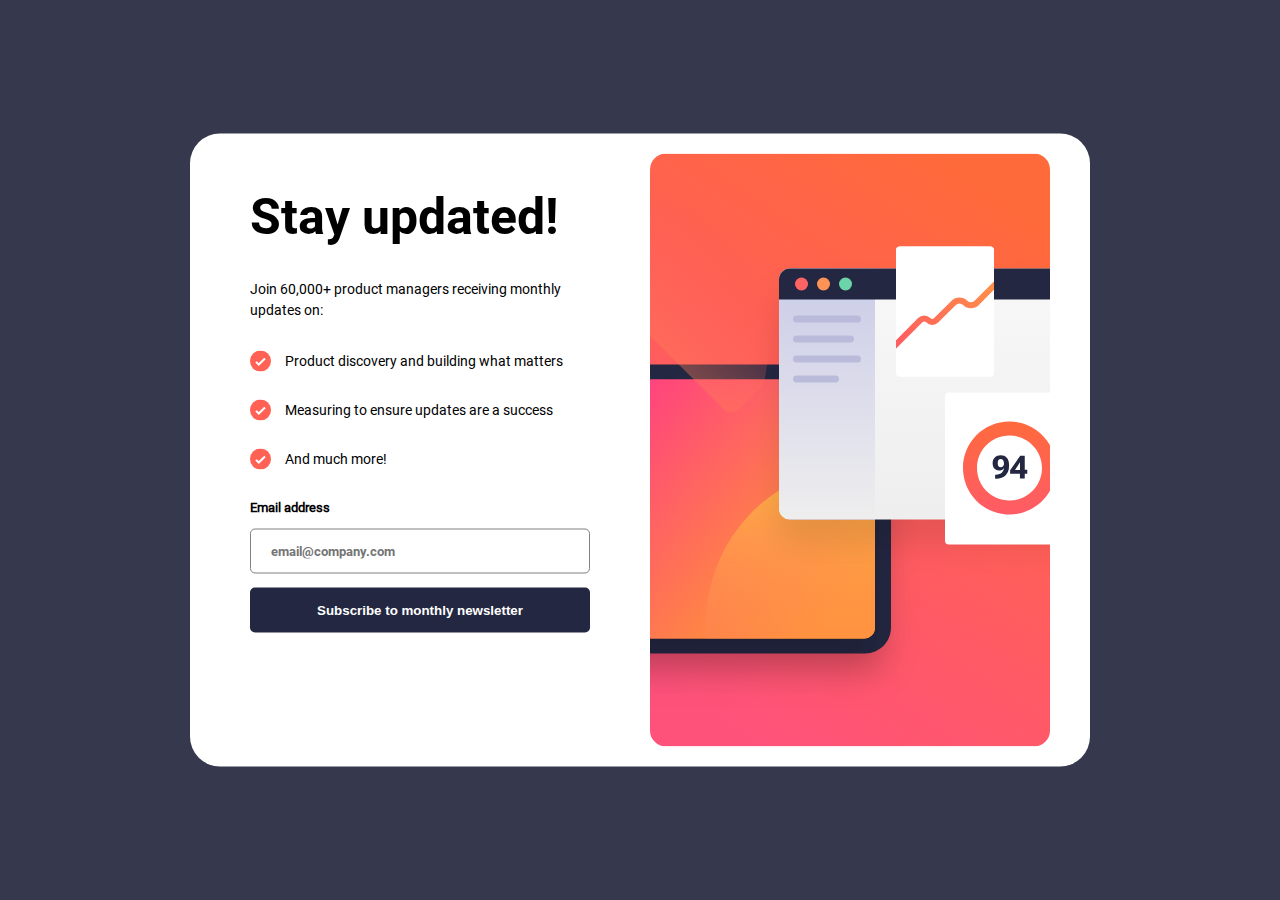
<file: index.html>
<!DOCTYPE html>
<html lang="en">
  <head>
    <meta charset="UTF-8" />
    <meta name="viewport" content="width=device-width, initial-scale=1.0" />
    <!-- displays site properly based on user's device -->

    <link
      rel="icon"
      type="image/png"
      sizes="32x32"
      href="./assets/images/favicon-32x32.png"
    />
    <link rel="stylesheet" href="/style/style.css" />
    <title>
      Frontend Mentor | Newsletter sign-up form with success message
    </title>

    <!-- Feel free to remove these styles or customise in your own stylesheet 👍 -->
    <style>
      .attribution {
        font-size: 11px;
        text-align: center;
      }
      .attribution a {
        color: hsl(228, 45%, 44%);
      }
    </style>
  </head>
  <body>
    <!-- Sign-up form start -->
    <section class="container">
      <section class="left">
        <h1 class="title">Stay updated!</h1>

        <p class="description">
          Join 60,000+ product managers receiving monthly updates on:
        </p>
        <ul>
          <li>
            <svg
              xmlns="http://www.w3.org/2000/svg"
              width="21"
              height="21"
              viewBox="0 0 21 21"
            >
              <g fill="none">
                <circle cx="10.5" cy="10.5" r="10.5" fill="#FF6155" />
                <path
                  stroke="#FFF"
                  stroke-width="2"
                  d="M6 11.381 8.735 14 15 8"
                />
              </g>
            </svg>
            <p>Product discovery and building what matters</p>
          </li>
          <li>
            <svg
              xmlns="http://www.w3.org/2000/svg"
              width="21"
              height="21"
              viewBox="0 0 21 21"
            >
              <g fill="none">
                <circle cx="10.5" cy="10.5" r="10.5" fill="#FF6155" />
                <path
                  stroke="#FFF"
                  stroke-width="2"
                  d="M6 11.381 8.735 14 15 8"
                />
              </g>
            </svg>
            <p>Measuring to ensure updates are a success</p>
          </li>
          <li>
            <svg
              xmlns="http://www.w3.org/2000/svg"
              width="21"
              height="21"
              viewBox="0 0 21 21"
            >
              <g fill="none">
                <circle cx="10.5" cy="10.5" r="10.5" fill="#FF6155" />
                <path
                  stroke="#FFF"
                  stroke-width="2"
                  d="M6 11.381 8.735 14 15 8"
                />
              </g>
            </svg>
            <p>And much more!</p>
          </li>
        </ul>
        <form action="">
          <label for="email">Email address</label>
          <input
            type="text"
            name="email"
            id="email"
            placeholder="email@company.com"
          />
          <button type="submit">Subscribe to monthly newsletter</button>
        </form>
      </section>
      <section class="right">
        <svg
          xmlns="http://www.w3.org/2000/svg"
          xmlns:xlink="http://www.w3.org/1999/xlink"
          width="400"
          height="593"
          viewBox="0 0 400 593"
        >
          <defs>
            <linearGradient id="b" x1="72.75%" x2="27.25%" y1="0%" y2="100%">
              <stop offset="0%" stop-color="#FF6A3A" />
              <stop offset="100%" stop-color="#FF527B" />
            </linearGradient>
            <linearGradient
              id="h"
              x1="22.319%"
              x2="99.127%"
              y1="28.497%"
              y2="70.858%"
            >
              <stop offset="0%" stop-color="#FF3E83" />
              <stop offset="100%" stop-color="#FF9F2E" />
            </linearGradient>
            <linearGradient id="k" x1="50%" x2="50%" y1="0%" y2="100%">
              <stop offset="0%" stop-color="#FFB443" />
              <stop offset="100%" stop-color="#FF5B64" stop-opacity="0" />
            </linearGradient>
            <linearGradient id="o" x1="50%" x2="50%" y1="0%" y2="100%">
              <stop offset="0%" stop-color="#F8F8F8" />
              <stop offset="100%" stop-color="#EEE" />
            </linearGradient>
            <linearGradient id="p" x1="50%" x2="50%" y1="0%" y2="100%">
              <stop offset="0%" stop-color="#CACBE8" />
              <stop offset="100%" stop-color="#EEE" />
              <stop offset="100%" stop-color="#CACBE8" />
            </linearGradient>
            <linearGradient
              id="r"
              x1="97.791%"
              x2="7.729%"
              y1="26.944%"
              y2="71.879%"
            >
              <stop offset="0%" stop-color="#FF9049" />
              <stop offset="100%" stop-color="#FF5E5E" />
            </linearGradient>
            <linearGradient id="t" x1="50%" x2="50%" y1="0%" y2="100%">
              <stop offset="0%" stop-color="#FF6A3D" />
              <stop offset="100%" stop-color="#FF5B66" />
            </linearGradient>
            <path
              id="e"
              d="M0 26C0 11.64 11.64 0 26 0h381c14.36 0 26 11.64 26 26v237c0 14.36-11.64 26-26 26H26c-14.36 0-26-11.64-26-26V26Z"
            />
            <path
              id="g"
              d="M0 11C0 4.925 4.925 0 11 0h379c6.075 0 11 4.925 11 11v237c0 6.075-4.925 11-11 11H11c-6.075 0-11-4.925-11-11V11Z"
            />
            <path
              id="i"
              d="M0 11C0 4.925 4.925 0 11 0h379c6.075 0 11 4.925 11 11v237c0 6.075-4.925 11-11 11H11c-6.075 0-11-4.925-11-11V11Z"
            />
            <path
              id="n"
              d="M0 11C0 4.925 4.925 0 11 0h411c6.075 0 11 4.925 11 11v229c0 6.075-4.925 11-11 11H11c-6.075 0-11-4.925-11-11V11Z"
            />
            <path
              id="q"
              d="M0 4a4 4 0 0 1 4-4h90a4 4 0 0 1 4 4v122a4 4 0 0 1-4 4H4a4 4 0 0 1-4-4V4Z"
            />
            <filter
              id="d"
              width="127.7%"
              height="141.5%"
              x="-13.9%"
              y="-12.5%"
              filterUnits="objectBoundingBox"
            >
              <feOffset dy="24" in="SourceAlpha" result="shadowOffsetOuter1" />
              <feGaussianBlur
                in="shadowOffsetOuter1"
                result="shadowBlurOuter1"
                stdDeviation="16"
              />
              <feColorMatrix
                in="shadowBlurOuter1"
                values="0 0 0 0 0 0 0 0 0 0 0 0 0 0 0 0 0 0 0.100000001 0"
              />
            </filter>
            <filter
              id="f"
              width="129.9%"
              height="146.3%"
              x="-15%"
              y="-13.9%"
              filterUnits="objectBoundingBox"
            >
              <feOffset dy="24" in="SourceAlpha" result="shadowOffsetOuter1" />
              <feGaussianBlur
                in="shadowOffsetOuter1"
                result="shadowBlurOuter1"
                stdDeviation="16"
              />
              <feColorMatrix
                in="shadowBlurOuter1"
                values="0 0 0 0 0 0 0 0 0 0 0 0 0 0 0 0 0 0 0.100000001 0"
              />
            </filter>
            <filter
              id="j"
              width="129.9%"
              height="146.3%"
              x="-15%"
              y="-13.9%"
              filterUnits="objectBoundingBox"
            >
              <feOffset dy="24" in="SourceAlpha" result="shadowOffsetOuter1" />
              <feGaussianBlur
                in="shadowOffsetOuter1"
                result="shadowBlurOuter1"
                stdDeviation="16"
              />
              <feColorMatrix
                in="shadowBlurOuter1"
                values="0 0 0 0 0 0 0 0 0 0 0 0 0 0 0 0 0 0 0.100000001 0"
              />
            </filter>
            <filter
              id="m"
              width="127.7%"
              height="147.8%"
              x="-13.9%"
              y="-14.3%"
              filterUnits="objectBoundingBox"
            >
              <feOffset dy="24" in="SourceAlpha" result="shadowOffsetOuter1" />
              <feGaussianBlur
                in="shadowOffsetOuter1"
                result="shadowBlurOuter1"
                stdDeviation="16"
              />
              <feColorMatrix
                in="shadowBlurOuter1"
                values="0 0 0 0 0 0 0 0 0 0 0 0 0 0 0 0 0 0 0.100000001 0"
              />
            </filter>
            <rect id="a" width="400" height="593" x="0" y="0" rx="16" />
          </defs>
          <g fill="none" fill-rule="evenodd">
            <mask id="c" fill="#fff"><use xlink:href="#a" /></mask>
            <rect width="400" height="593" rx="16" />
            <path
              fill="url(#b)"
              fill-rule="nonzero"
              d="M0 0h400v593H0z"
              mask="url(#c)"
            />
            <g mask="url(#c)">
              <g fill-rule="nonzero" transform="translate(-192 211)">
                <use xlink:href="#e" fill="#000" filter="url(#d)" />
                <use xlink:href="#e" fill="#242742" />
              </g>
              <g transform="translate(-176 226)">
                <g fill-rule="nonzero">
                  <use xlink:href="#g" fill="#000" filter="url(#f)" />
                  <use xlink:href="#g" fill="url(#h)" />
                </g>
                <mask id="l" fill="#fff"><use xlink:href="#i" /></mask>
                <g fill-rule="nonzero">
                  <use xlink:href="#i" fill="#000" filter="url(#j)" />
                  <use xlink:href="#i" fill="url(#h)" />
                </g>
                <circle
                  cx="390"
                  cy="244"
                  r="158"
                  fill="url(#k)"
                  fill-rule="nonzero"
                  mask="url(#l)"
                />
                <circle
                  cx="136.446"
                  cy="-34.554"
                  r="158"
                  fill="url(#k)"
                  fill-rule="nonzero"
                  mask="url(#l)"
                  transform="rotate(-135 136.446 -34.554)"
                />
              </g>
              <g fill-rule="nonzero" transform="translate(129 115)">
                <use xlink:href="#n" fill="#000" filter="url(#m)" />
                <use xlink:href="#n" fill="url(#o)" />
                <path
                  fill="url(#p)"
                  d="M0 11C0 4.925 4.925 0 11 0h85v251H11c-6.075 0-11-4.925-11-11V11Z"
                />
                <path
                  fill="#BABBDB"
                  d="M14 50.5a3.5 3.5 0 0 1 3.5-3.5h61a3.5 3.5 0 0 1 0 7h-61a3.5 3.5 0 0 1-3.5-3.5Zm0 20a3.5 3.5 0 0 1 3.5-3.5h54a3.5 3.5 0 0 1 0 7h-54a3.5 3.5 0 0 1-3.5-3.5Zm0 20a3.5 3.5 0 0 1 3.5-3.5h61a3.5 3.5 0 0 1 0 7h-61a3.5 3.5 0 0 1-3.5-3.5Zm0 20a3.5 3.5 0 0 1 3.5-3.5h39a3.5 3.5 0 1 1 0 7h-39a3.5 3.5 0 0 1-3.5-3.5Z"
                />
                <path
                  fill="#242742"
                  d="M0 11C0 4.925 4.925 0 11 0h411c6.075 0 11 4.925 11 11v20H0V11Z"
                />
                <g transform="translate(16 9)">
                  <circle cx="6.5" cy="6.5" r="6.5" fill="#FF6464" />
                  <circle cx="28.5" cy="6.5" r="6.5" fill="#FF9255" />
                  <circle cx="50.5" cy="6.5" r="6.5" fill="#6BD4A8" />
                </g>
              </g>
              <g transform="translate(246 93)">
                <path
                  fill="#FFF"
                  fill-rule="nonzero"
                  d="M0 4a4 4 0 0 1 4-4h90a4 4 0 0 1 4 4v122a4 4 0 0 1-4 4H4a4 4 0 0 1-4-4V4Z"
                />
                <mask id="s" fill="#fff"><use xlink:href="#q" /></mask>
                <use xlink:href="#q" fill="#FFF" fill-rule="nonzero" />
                <path
                  fill="url(#r)"
                  fill-rule="nonzero"
                  d="M108.12 28.878a3 3 0 0 1 .002 4.243L82.847 58.41c-4.348 4.351-11.4 4.351-15.749 0a5.132 5.132 0 0 0-7.26 0L42.406 75.853a8.668 8.668 0 0 1-12.262 0 2.668 2.668 0 0 0-3.774 0l-32.248 32.268a3 3 0 1 1-4.244-4.242l32.248-32.267a8.668 8.668 0 0 1 12.262 0 2.668 2.668 0 0 0 3.774 0L55.594 54.17c4.348-4.35 11.4-4.35 15.748 0a5.132 5.132 0 0 0 7.26 0l25.276-25.29a3 3 0 0 1 4.243-.002Z"
                  mask="url(#s)"
                />
                <path
                  fill="#FFF"
                  fill-rule="nonzero"
                  d="M49 150a4 4 0 0 1 4-4h120a4 4 0 0 1 4 4v144a4 4 0 0 1-4 4H53a4 4 0 0 1-4-4V150Z"
                />
                <path
                  fill="url(#t)"
                  d="M46.5 79C64.45 79 79 64.45 79 46.5S64.45 14 46.5 14 14 28.55 14 46.5 28.55 79 46.5 79Zm0 14C72.181 93 93 72.181 93 46.5S72.181 0 46.5 0 0 20.819 0 46.5 20.819 93 46.5 93Z"
                  transform="translate(67 175)"
                />
                <path
                  fill="#242742"
                  fill-rule="nonzero"
                  d="M96.61 216.72c0 2.27.589 4.067 1.766 5.39 1.177 1.313 2.78 1.969 4.812 1.969 1.886 0 3.36-.672 4.422-2.016 1.073-1.344 1.61-3.02 1.61-5.031h-1.172c0 1.146-.318 2.057-.954 2.734-.635.677-1.427 1.016-2.375 1.016-1.01 0-1.76-.339-2.25-1.016-.49-.687-.734-1.692-.734-3.015 0-1.51.245-2.594.734-3.25.5-.667 1.24-1 2.22-1 1.051 0 1.869.432 2.452 1.297.584.864.875 2.411.875 4.64l.14.625c0 3.302-.723 5.646-2.171 7.031-1.448 1.386-3.495 2.073-6.14 2.063h-.704v3.969h.813c4.25-.042 7.495-1.193 9.734-3.453 2.25-2.271 3.375-5.329 3.375-9.172v-.813c0-3.458-.776-5.958-2.328-7.5-1.552-1.552-3.557-2.328-6.016-2.328-2.468 0-4.437.714-5.906 2.14-1.469 1.428-2.203 3.334-2.203 5.72ZM123.923 232h4.828v-22.75h-4.516l-10.11 14.563v3.438h17.141v-3.891h-4.937l-.813.078h-6.5l4.828-7.562h.157v9.593l-.079.547v5.985Z"
                />
              </g>
            </g>
          </g>
        </svg>
      </section>
    </section>

    <!-- Sign-up form end -->

    <!-- Success message start -->

    <!-- Thanks for subscribing! A confirmation email has been sent to
    ash@loremcompany.com. Please open it and click the button inside to confirm
    your subscription. Dismiss message -->

    <!-- Success message end -->

    <!-- <div class="attribution">
      Challenge by
      <a href="https://www.frontendmentor.io?ref=challenge" target="_blank"
        >Frontend Mentor</a
      >. Coded by <a href="#">Your Name Here</a>.
    </div> -->
  </body>
</html>
</file>
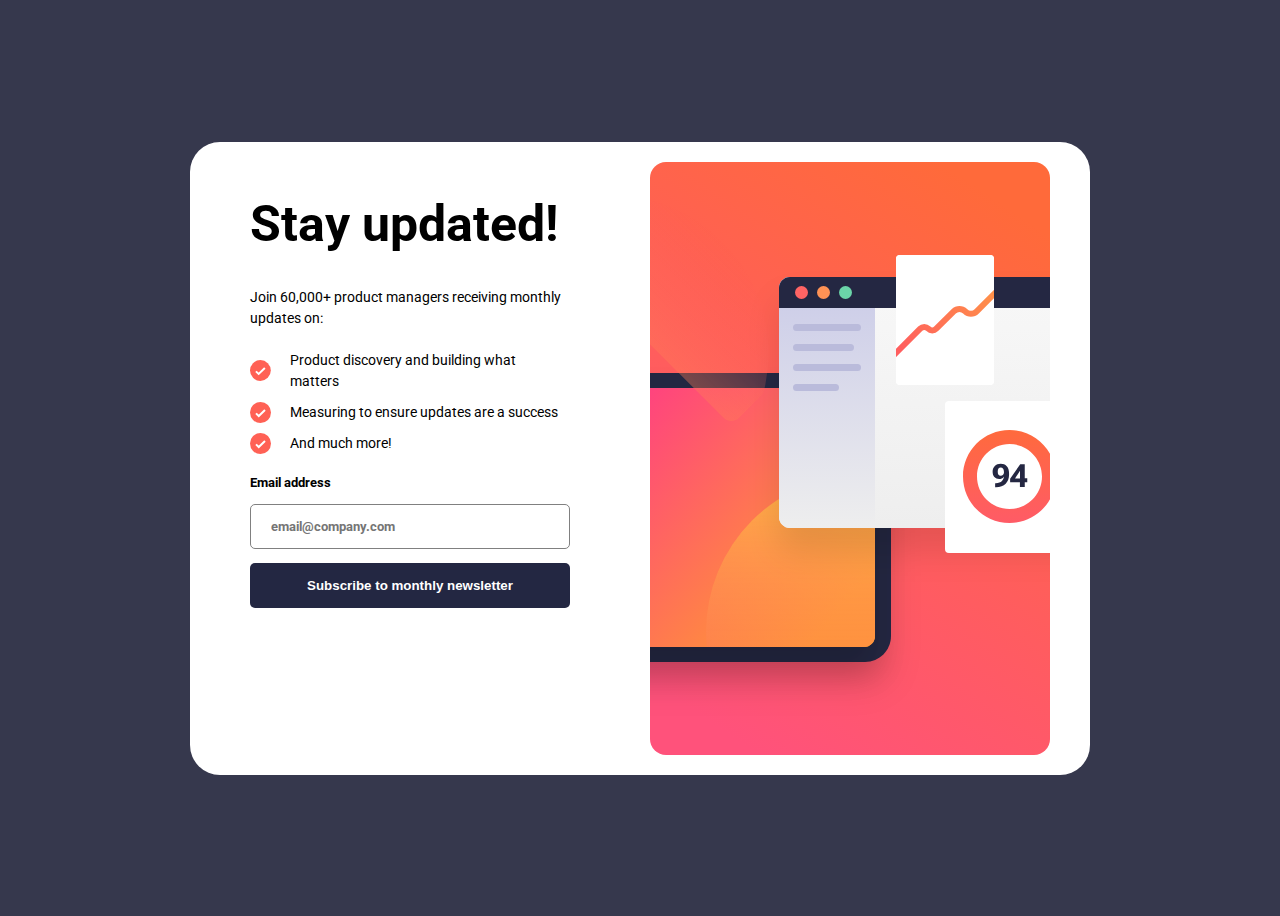
<file: public/index.html>
<!DOCTYPE html>
<html lang="en">
  <head>
    <meta charset="UTF-8" />
    <meta name="viewport" content="width=device-width, initial-scale=1.0" />
    <!-- displays site properly based on user's device -->

    <link
      rel="icon"
      type="image/png"
      sizes="32x32"
      href="/assets/images/favicon-32x32.png"
    />
    <link rel="stylesheet" href="./style/style.css" />
    <link rel="preconnect" href="https://fonts.googleapis.com" />
    <link rel="preconnect" href="https://fonts.gstatic.com" crossorigin />
    <link
      href="https://fonts.googleapis.com/css2?family=Roboto:wght@400;700&display=swap"
      rel="stylesheet"
    />
    <title>
      Frontend Mentor | Newsletter sign-up form with success message
    </title>

    <!-- Feel free to remove these styles or customise in your own stylesheet 👍 -->
    <style>
      .attribution {
        font-size: 11px;
        text-align: center;
      }
      .attribution a {
        color: hsl(228, 45%, 44%);
      }
    </style>
  </head>
  <body>
    <!-- Sign-up form start -->
    <section class="container">
      <section class="left">
        <h1 class="title">Stay updated!</h1>

        <p class="description">
          Join 60,000+ product managers receiving monthly updates on:
        </p>
        <ul>
          <li>
            <svg
              xmlns="http://www.w3.org/2000/svg"
              width="21"
              height="21"
              viewBox="0 0 21 21"
            >
              <g fill="none">
                <circle cx="10.5" cy="10.5" r="10.5" fill="#FF6155" />
                <path
                  stroke="#FFF"
                  stroke-width="2"
                  d="M6 11.381 8.735 14 15 8"
                />
              </g>
            </svg>
            <p>Product discovery and building what matters</p>
          </li>
          <li>
            <svg
              xmlns="http://www.w3.org/2000/svg"
              width="21"
              height="21"
              viewBox="0 0 21 21"
            >
              <g fill="none">
                <circle cx="10.5" cy="10.5" r="10.5" fill="#FF6155" />
                <path
                  stroke="#FFF"
                  stroke-width="2"
                  d="M6 11.381 8.735 14 15 8"
                />
              </g>
            </svg>
            <p>Measuring to ensure updates are a success</p>
          </li>
          <li>
            <svg
              xmlns="http://www.w3.org/2000/svg"
              width="21"
              height="21"
              viewBox="0 0 21 21"
            >
              <g fill="none">
                <circle cx="10.5" cy="10.5" r="10.5" fill="#FF6155" />
                <path
                  stroke="#FFF"
                  stroke-width="2"
                  d="M6 11.381 8.735 14 15 8"
                />
              </g>
            </svg>
            <p>And much more!</p>
          </li>
        </ul>
        <form class="form">
          <div>
            <label for="email">Email address</label>
            <span id="errMsg">Valide email required</span>
          </div>

          <input
            type="email"
            name="email"
            id="email"
            placeholder="email@company.com"
            required="required"
          />
          <button type="submit" onclick="validateEmail()">
            Subscribe to monthly newsletter
          </button>
        </form>
      </section>
      <section class="right">
        <section class="desktop-svg-container">
          <svg
            xmlns="http://www.w3.org/2000/svg"
            xmlns:xlink="http://www.w3.org/1999/xlink"
            width="400"
            height="593"
            viewBox="0 0 400 593"
          >
            <defs>
              <linearGradient id="b" x1="72.75%" x2="27.25%" y1="0%" y2="100%">
                <stop offset="0%" stop-color="#FF6A3A" />
                <stop offset="100%" stop-color="#FF527B" />
              </linearGradient>
              <linearGradient
                id="h"
                x1="22.319%"
                x2="99.127%"
                y1="28.497%"
                y2="70.858%"
              >
                <stop offset="0%" stop-color="#FF3E83" />
                <stop offset="100%" stop-color="#FF9F2E" />
              </linearGradient>
              <linearGradient id="k" x1="50%" x2="50%" y1="0%" y2="100%">
                <stop offset="0%" stop-color="#FFB443" />
                <stop offset="100%" stop-color="#FF5B64" stop-opacity="0" />
              </linearGradient>
              <linearGradient id="o" x1="50%" x2="50%" y1="0%" y2="100%">
                <stop offset="0%" stop-color="#F8F8F8" />
                <stop offset="100%" stop-color="#EEE" />
              </linearGradient>
              <linearGradient id="p" x1="50%" x2="50%" y1="0%" y2="100%">
                <stop offset="0%" stop-color="#CACBE8" />
                <stop offset="100%" stop-color="#EEE" />
                <stop offset="100%" stop-color="#CACBE8" />
              </linearGradient>
              <linearGradient
                id="r"
                x1="97.791%"
                x2="7.729%"
                y1="26.944%"
                y2="71.879%"
              >
                <stop offset="0%" stop-color="#FF9049" />
                <stop offset="100%" stop-color="#FF5E5E" />
              </linearGradient>
              <linearGradient id="t" x1="50%" x2="50%" y1="0%" y2="100%">
                <stop offset="0%" stop-color="#FF6A3D" />
                <stop offset="100%" stop-color="#FF5B66" />
              </linearGradient>
              <path
                id="e"
                d="M0 26C0 11.64 11.64 0 26 0h381c14.36 0 26 11.64 26 26v237c0 14.36-11.64 26-26 26H26c-14.36 0-26-11.64-26-26V26Z"
              />
              <path
                id="g"
                d="M0 11C0 4.925 4.925 0 11 0h379c6.075 0 11 4.925 11 11v237c0 6.075-4.925 11-11 11H11c-6.075 0-11-4.925-11-11V11Z"
              />
              <path
                id="i"
                d="M0 11C0 4.925 4.925 0 11 0h379c6.075 0 11 4.925 11 11v237c0 6.075-4.925 11-11 11H11c-6.075 0-11-4.925-11-11V11Z"
              />
              <path
                id="n"
                d="M0 11C0 4.925 4.925 0 11 0h411c6.075 0 11 4.925 11 11v229c0 6.075-4.925 11-11 11H11c-6.075 0-11-4.925-11-11V11Z"
              />
              <path
                id="q"
                d="M0 4a4 4 0 0 1 4-4h90a4 4 0 0 1 4 4v122a4 4 0 0 1-4 4H4a4 4 0 0 1-4-4V4Z"
              />
              <filter
                id="d"
                width="127.7%"
                height="141.5%"
                x="-13.9%"
                y="-12.5%"
                filterUnits="objectBoundingBox"
              >
                <feOffset
                  dy="24"
                  in="SourceAlpha"
                  result="shadowOffsetOuter1"
                />
                <feGaussianBlur
                  in="shadowOffsetOuter1"
                  result="shadowBlurOuter1"
                  stdDeviation="16"
                />
                <feColorMatrix
                  in="shadowBlurOuter1"
                  values="0 0 0 0 0 0 0 0 0 0 0 0 0 0 0 0 0 0 0.100000001 0"
                />
              </filter>
              <filter
                id="f"
                width="129.9%"
                height="146.3%"
                x="-15%"
                y="-13.9%"
                filterUnits="objectBoundingBox"
              >
                <feOffset
                  dy="24"
                  in="SourceAlpha"
                  result="shadowOffsetOuter1"
                />
                <feGaussianBlur
                  in="shadowOffsetOuter1"
                  result="shadowBlurOuter1"
                  stdDeviation="16"
                />
                <feColorMatrix
                  in="shadowBlurOuter1"
                  values="0 0 0 0 0 0 0 0 0 0 0 0 0 0 0 0 0 0 0.100000001 0"
                />
              </filter>
              <filter
                id="j"
                width="129.9%"
                height="146.3%"
                x="-15%"
                y="-13.9%"
                filterUnits="objectBoundingBox"
              >
                <feOffset
                  dy="24"
                  in="SourceAlpha"
                  result="shadowOffsetOuter1"
                />
                <feGaussianBlur
                  in="shadowOffsetOuter1"
                  result="shadowBlurOuter1"
                  stdDeviation="16"
                />
                <feColorMatrix
                  in="shadowBlurOuter1"
                  values="0 0 0 0 0 0 0 0 0 0 0 0 0 0 0 0 0 0 0.100000001 0"
                />
              </filter>
              <filter
                id="m"
                width="127.7%"
                height="147.8%"
                x="-13.9%"
                y="-14.3%"
                filterUnits="objectBoundingBox"
              >
                <feOffset
                  dy="24"
                  in="SourceAlpha"
                  result="shadowOffsetOuter1"
                />
                <feGaussianBlur
                  in="shadowOffsetOuter1"
                  result="shadowBlurOuter1"
                  stdDeviation="16"
                />
                <feColorMatrix
                  in="shadowBlurOuter1"
                  values="0 0 0 0 0 0 0 0 0 0 0 0 0 0 0 0 0 0 0.100000001 0"
                />
              </filter>
              <rect id="a" width="400" height="593" x="0" y="0" rx="16" />
            </defs>
            <g fill="none" fill-rule="evenodd">
              <mask id="c" fill="#fff"><use xlink:href="#a" /></mask>
              <rect width="400" height="593" rx="16" />
              <path
                fill="url(#b)"
                fill-rule="nonzero"
                d="M0 0h400v593H0z"
                mask="url(#c)"
              />
              <g mask="url(#c)">
                <g fill-rule="nonzero" transform="translate(-192 211)">
                  <use xlink:href="#e" fill="#000" filter="url(#d)" />
                  <use xlink:href="#e" fill="#242742" />
                </g>
                <g transform="translate(-176 226)">
                  <g fill-rule="nonzero">
                    <use xlink:href="#g" fill="#000" filter="url(#f)" />
                    <use xlink:href="#g" fill="url(#h)" />
                  </g>
                  <mask id="l" fill="#fff"><use xlink:href="#i" /></mask>
                  <g fill-rule="nonzero">
                    <use xlink:href="#i" fill="#000" filter="url(#j)" />
                    <use xlink:href="#i" fill="url(#h)" />
                  </g>
                  <circle
                    cx="390"
                    cy="244"
                    r="158"
                    fill="url(#k)"
                    fill-rule="nonzero"
                    mask="url(#l)"
                  />
                  <circle
                    cx="136.446"
                    cy="-34.554"
                    r="158"
                    fill="url(#k)"
                    fill-rule="nonzero"
                    mask="url(#l)"
                    transform="rotate(-135 136.446 -34.554)"
                  />
                </g>
                <g fill-rule="nonzero" transform="translate(129 115)">
                  <use xlink:href="#n" fill="#000" filter="url(#m)" />
                  <use xlink:href="#n" fill="url(#o)" />
                  <path
                    fill="url(#p)"
                    d="M0 11C0 4.925 4.925 0 11 0h85v251H11c-6.075 0-11-4.925-11-11V11Z"
                  />
                  <path
                    fill="#BABBDB"
                    d="M14 50.5a3.5 3.5 0 0 1 3.5-3.5h61a3.5 3.5 0 0 1 0 7h-61a3.5 3.5 0 0 1-3.5-3.5Zm0 20a3.5 3.5 0 0 1 3.5-3.5h54a3.5 3.5 0 0 1 0 7h-54a3.5 3.5 0 0 1-3.5-3.5Zm0 20a3.5 3.5 0 0 1 3.5-3.5h61a3.5 3.5 0 0 1 0 7h-61a3.5 3.5 0 0 1-3.5-3.5Zm0 20a3.5 3.5 0 0 1 3.5-3.5h39a3.5 3.5 0 1 1 0 7h-39a3.5 3.5 0 0 1-3.5-3.5Z"
                  />
                  <path
                    fill="#242742"
                    d="M0 11C0 4.925 4.925 0 11 0h411c6.075 0 11 4.925 11 11v20H0V11Z"
                  />
                  <g transform="translate(16 9)">
                    <circle cx="6.5" cy="6.5" r="6.5" fill="#FF6464" />
                    <circle cx="28.5" cy="6.5" r="6.5" fill="#FF9255" />
                    <circle cx="50.5" cy="6.5" r="6.5" fill="#6BD4A8" />
                  </g>
                </g>
                <g transform="translate(246 93)">
                  <path
                    fill="#FFF"
                    fill-rule="nonzero"
                    d="M0 4a4 4 0 0 1 4-4h90a4 4 0 0 1 4 4v122a4 4 0 0 1-4 4H4a4 4 0 0 1-4-4V4Z"
                  />
                  <mask id="s" fill="#fff"><use xlink:href="#q" /></mask>
                  <use xlink:href="#q" fill="#FFF" fill-rule="nonzero" />
                  <path
                    fill="url(#r)"
                    fill-rule="nonzero"
                    d="M108.12 28.878a3 3 0 0 1 .002 4.243L82.847 58.41c-4.348 4.351-11.4 4.351-15.749 0a5.132 5.132 0 0 0-7.26 0L42.406 75.853a8.668 8.668 0 0 1-12.262 0 2.668 2.668 0 0 0-3.774 0l-32.248 32.268a3 3 0 1 1-4.244-4.242l32.248-32.267a8.668 8.668 0 0 1 12.262 0 2.668 2.668 0 0 0 3.774 0L55.594 54.17c4.348-4.35 11.4-4.35 15.748 0a5.132 5.132 0 0 0 7.26 0l25.276-25.29a3 3 0 0 1 4.243-.002Z"
                    mask="url(#s)"
                  />
                  <path
                    fill="#FFF"
                    fill-rule="nonzero"
                    d="M49 150a4 4 0 0 1 4-4h120a4 4 0 0 1 4 4v144a4 4 0 0 1-4 4H53a4 4 0 0 1-4-4V150Z"
                  />
                  <path
                    fill="url(#t)"
                    d="M46.5 79C64.45 79 79 64.45 79 46.5S64.45 14 46.5 14 14 28.55 14 46.5 28.55 79 46.5 79Zm0 14C72.181 93 93 72.181 93 46.5S72.181 0 46.5 0 0 20.819 0 46.5 20.819 93 46.5 93Z"
                    transform="translate(67 175)"
                  />
                  <path
                    fill="#242742"
                    fill-rule="nonzero"
                    d="M96.61 216.72c0 2.27.589 4.067 1.766 5.39 1.177 1.313 2.78 1.969 4.812 1.969 1.886 0 3.36-.672 4.422-2.016 1.073-1.344 1.61-3.02 1.61-5.031h-1.172c0 1.146-.318 2.057-.954 2.734-.635.677-1.427 1.016-2.375 1.016-1.01 0-1.76-.339-2.25-1.016-.49-.687-.734-1.692-.734-3.015 0-1.51.245-2.594.734-3.25.5-.667 1.24-1 2.22-1 1.051 0 1.869.432 2.452 1.297.584.864.875 2.411.875 4.64l.14.625c0 3.302-.723 5.646-2.171 7.031-1.448 1.386-3.495 2.073-6.14 2.063h-.704v3.969h.813c4.25-.042 7.495-1.193 9.734-3.453 2.25-2.271 3.375-5.329 3.375-9.172v-.813c0-3.458-.776-5.958-2.328-7.5-1.552-1.552-3.557-2.328-6.016-2.328-2.468 0-4.437.714-5.906 2.14-1.469 1.428-2.203 3.334-2.203 5.72ZM123.923 232h4.828v-22.75h-4.516l-10.11 14.563v3.438h17.141v-3.891h-4.937l-.813.078h-6.5l4.828-7.562h.157v9.593l-.079.547v5.985Z"
                  />
                </g>
              </g>
            </g>
          </svg>
        </section>
        <section class="mobile-svg-container">
          <img src="./images/illustration-sign-up-mobile (1).jpg" alt="" />
        </section>
      </section>
    </section>

    <!-- Sign-up form end -->

    <!-- Success message start -->

    <!-- Thanks for subscribing! A confirmation email has been sent to
    ash@loremcompany.com. Please open it and click the button inside to confirm
    your subscription. Dismiss message -->

    <!-- Success message end -->

    <!-- <div class="attribution">
      Challenge by
      <a href="https://www.frontendmentor.io?ref=challenge" target="_blank"
        >Frontend Mentor</a
      >. Coded by <a href="#">Your Name Here</a>.
    </div> -->
    <script src="./js/main.js"></script>
  </body>
</html>
</file>
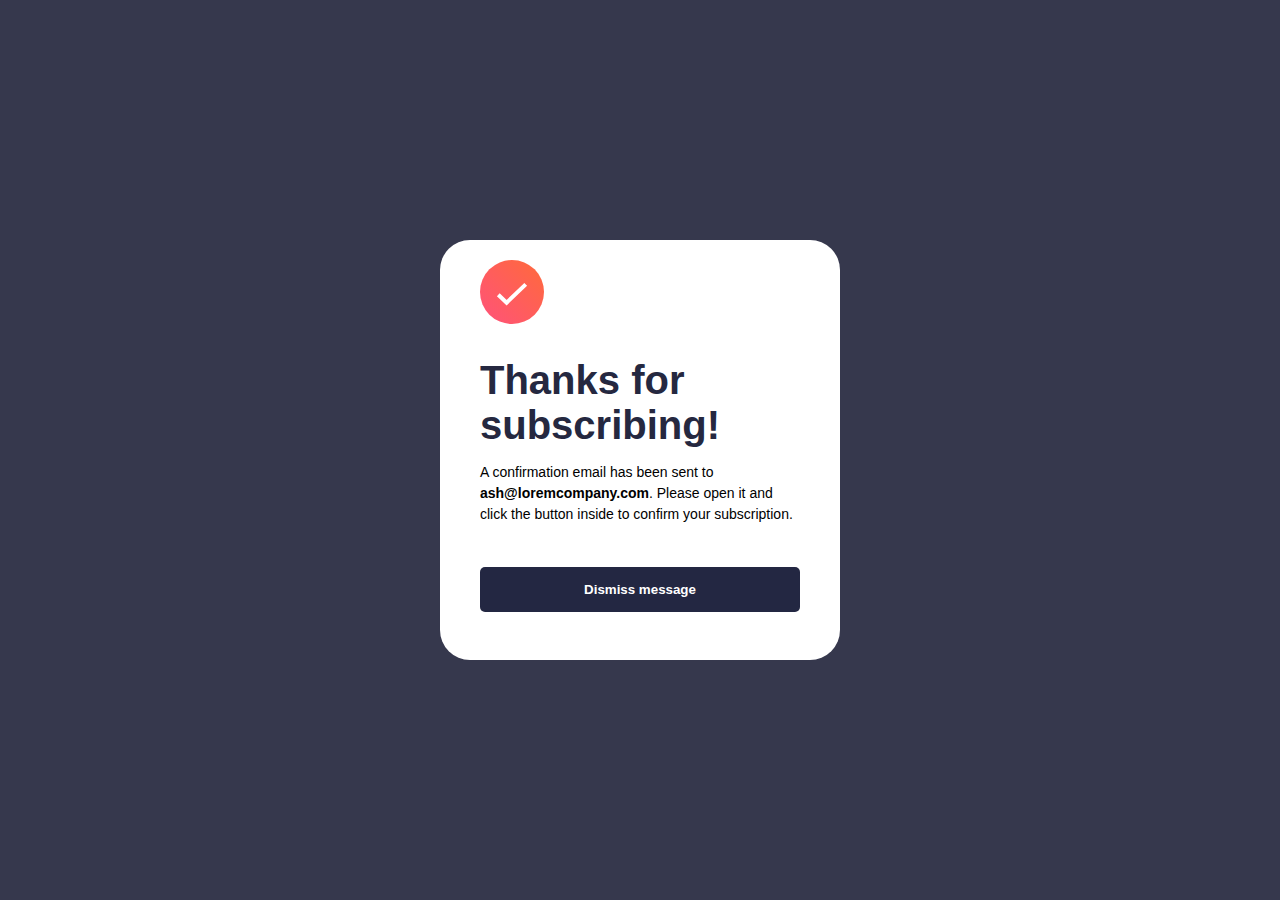
<file: public/success.html>
<!DOCTYPE html>
<html lang="en">
  <head>
    <meta charset="UTF-8" />
    <meta name="viewport" content="width=device-width, initial-scale=1.0" />
    <title>Success</title>
    <link rel="stylesheet" href="./style/success.css" />
  </head>
  <body>
    <section class="container">
      <svg
        xmlns="http://www.w3.org/2000/svg"
        width="64"
        height="64"
        viewBox="0 0 64 64"
      >
        <defs>
          <linearGradient id="a" x1="100%" x2="0%" y1="0%" y2="100%">
            <stop offset="0%" stop-color="#FF6A3A" />
            <stop offset="100%" stop-color="#FF527B" />
          </linearGradient>
        </defs>
        <g fill="none">
          <circle cx="32" cy="32" r="32" fill="url(#a)" />
          <path
            stroke="#FFF"
            stroke-width="4"
            d="m18.286 34.686 8.334 7.98 19.094-18.285"
          />
        </g>
      </svg>

      <h1>Thanks for subscribing!</h1>
      <p>
        A confirmation email has been sent to
        <strong>ash@loremcompany.com</strong>. Please open it and click the
        button inside to confirm your subscription.
      </p>
      <button type="button">Dismiss message</button>
    </section>
  </body>
</html>
</file>
<file: style/style.css>
*,
*::before,
*::after {
  box-sizing: border-box;
}

@font-face {
  font-family: Roboto-Bold;
  src: url(/assets/fonts/Roboto-Bold.ttf);
}
@font-face {
  font-family: Roboto-Regular;
  src: url(/assets/fonts/Roboto-Regular.ttf);
}
body {
  background: #36384d;
  font-family: Roboto-Regular;
}
body .container {
  background: white;
  max-width: 900px;
  height: 633px;
  display: flex;
  gap: 60px;
  padding: 20px 40px;
  border-radius: 30px;
  position: absolute;
  top: 50%;
  right: 50%;
  transform: translate(50%, -50%);
}
body .container .left {
  width: 400px;
  padding-left: 20px;
}
body .container .left h1 {
  font-size: 50px;
  font-family: Roboto-Bold;
}
body .container .left p {
  font-size: 14px;
  line-height: 1.5;
}
body .container .left ul {
  padding: 0;
}
body .container .left ul li {
  list-style: none;
  display: flex;
  align-items: center;
}
body .container .left ul li svg {
  display: inline-block;
}
body .container .left ul li p {
  display: inline-block;
  padding-left: 14px;
  font-size: 14px;
}
body .container .left form {
  display: flex;
  flex-direction: column;
  gap: 14px;
}
body .container .left form label {
  display: block;
  font-weight: bold;
  font-size: 13px;
}
body .container .left form input {
  height: 45px;
  border: 1px solid gray;
  border-radius: 5px;
  padding-left: 20px;
  font-family: Roboto-Bold;
}
body .container .left form button {
  background: #232742;
  color: white;
  border: none;
  border-radius: 5px;
  height: 45px;
  font-weight: bold;
}/*# sourceMappingURL=style.css.map */
</file>
<file: public/style/style.css>
*,
*::before,
*::after {
  box-sizing: border-box;
}

body {
  background: #36384d;
  font-family: "Roboto", sans-serif;
  display: flex;
  align-items: center;
  justify-content: center;
  height: 100vh;
}
@media screen and (max-width: 768px) {
  body {
    margin: 0;
    height: 100%;
  }
}
body .container {
  background: white;
  max-width: 900px;
  height: 633px;
  display: flex;
  gap: 60px;
  padding: 20px 40px;
  border-radius: 30px;
}
@media screen and (max-width: 768px) {
  body .container {
    flex-direction: column-reverse;
    max-width: 90%;
    height: -moz-max-content;
    height: max-content;
    gap: 20px;
    border-radius: 20px;
    align-items: center;
    justify-content: flex-end;
    margin: auto 0;
    padding: 20px 40px;
  }
}
@media screen and (max-width: 420px) {
  body .container {
    max-width: 100%;
    padding: 0;
    border-radius: 0;
    height: 100vh;
    font-size: 10px;
  }
}
body .container .left {
  width: 400px;
  padding: 0 20px;
}
@media screen and (max-width: 420px) {
  body .container .left {
    width: 100%;
  }
}
body .container .left h1 {
  font-size: 50px;
  font-family: "Roboto", sans-serif;
  font-weight: bold;
}
body .container .left p {
  font-size: 14px;
  line-height: 1.5;
}
body .container .left ul {
  padding: 0;
}
body .container .left ul li {
  list-style: none;
  display: flex;
  align-items: center;
}
body .container .left ul li svg {
  display: inline-block;
}
body .container .left ul li p {
  display: inline-block;
  padding-left: 14px;
  font-size: 14px;
  margin: 5px;
}
body .container .left form {
  display: flex;
  flex-direction: column;
  gap: 14px;
}
body .container .left form div {
  display: flex;
  justify-content: space-between;
  font-weight: bold;
  font-size: 13px;
}
body .container .left form div span {
  color: red;
  display: none;
}
body .container .left form input {
  height: 45px;
  border: 1px solid gray;
  border-radius: 5px;
  padding-left: 20px;
  font-family: "Roboto", sans-serif;
  cursor: pointer;
  font-weight: bold;
}
@media screen and (max-width: 420px) {
  body .container .left form input {
    width: 95%;
  }
}
body .container .left form button {
  background: #232742;
  color: white;
  border: none;
  border-radius: 5px;
  height: 45px;
  font-weight: bold;
  cursor: pointer;
}
@media screen and (max-width: 420px) {
  body .container .left form button {
    width: 95%;
  }
}
body .container .left form button:hover {
  background-image: linear-gradient(to right, #ff5377, #ff673e);
}
body .container .right .desktop-svg-container {
  width: 100%;
  height: auto;
}
@media screen and (max-width: 768px) {
  body .container .right .desktop-svg-container {
    display: none;
  }
}
body .container .right .mobile-svg-container {
  display: none;
  width: 100%;
  height: auto;
}
@media screen and (max-width: 768px) {
  body .container .right .mobile-svg-container {
    display: block;
  }
}
@media screen and (max-width: 768px) {
  body .container .right .mobile-svg-container img {
    max-width: 350px;
    border-radius: 10px;
  }
}
@media screen and (max-width: 420px) {
  body .container .right .mobile-svg-container img {
    width: 100%;
    border-radius: 0;
  }
}
body .container .right .mobile-svg-container g {
  width: 100%;
}/*# sourceMappingURL=style.css.map */
</file>
<file: public/style/success.css>
*,
*::before,
*::after {
  box-sizing: border-box;
}

body {
  background: #36384d;
  font-family: "Roboto", sans-serif;
  margin: 0;
  display: flex;
  align-items: center;
  justify-content: center;
  height: 100vh;
}
body .container {
  background: white;
  max-width: 400px;
  height: auto;
  border-radius: 30px;
  padding: 20px 40px;
}
@media screen and (max-width: 420px) {
  body .container {
    height: 100%;
    width: 100%;
    border-radius: 0;
  }
}
body .container h1 {
  margin: 0;
  font-size: 40px;
  color: #252840;
  margin-top: 30px;
}
body .container p {
  line-height: 1.5;
  font-size: 14px;
}
body .container button {
  background: #232742;
  border: none;
  color: white;
  border-radius: 5px;
  font-weight: bold;
  width: 100%;
  margin: 28px 0;
  padding: 15px 0;
  cursor: pointer;
}
body .container button:hover {
  background-image: linear-gradient(to right, #ff5377, #ff673e);
}/*# sourceMappingURL=success.css.map */
</file>
